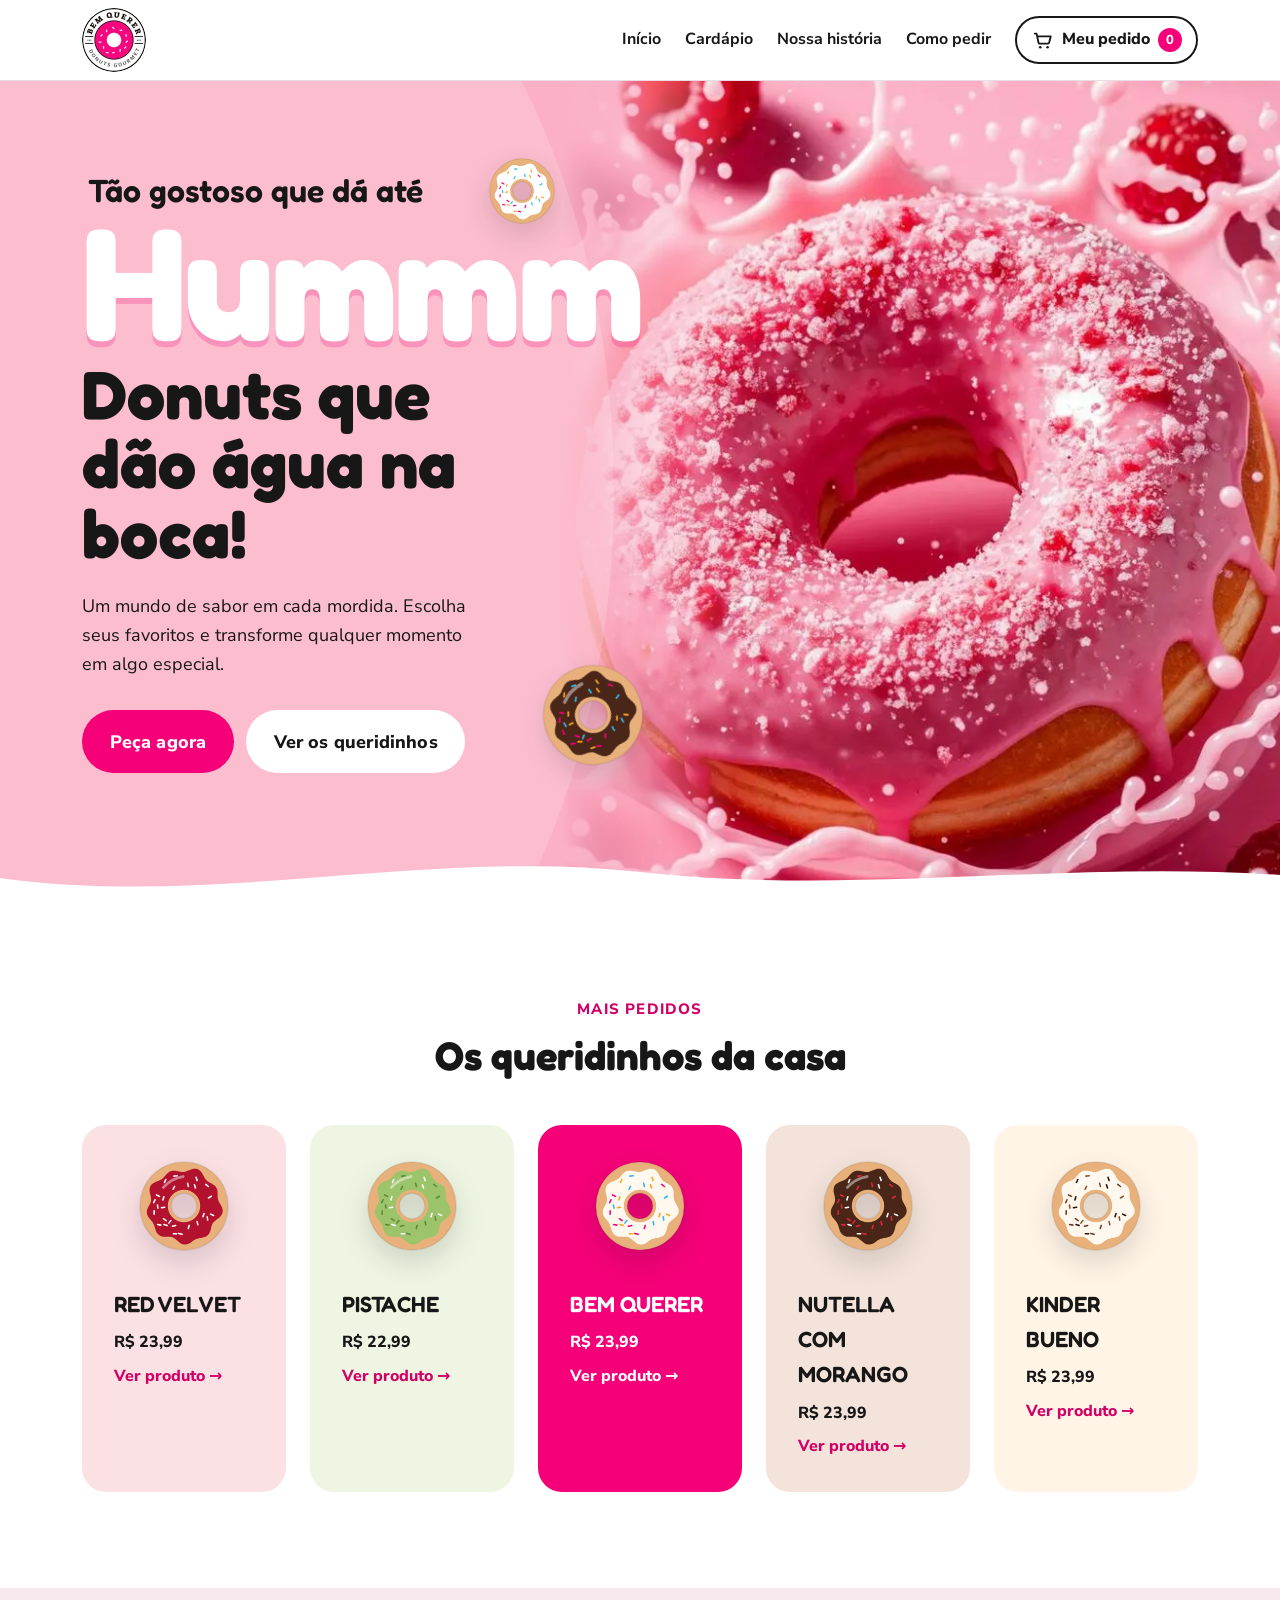
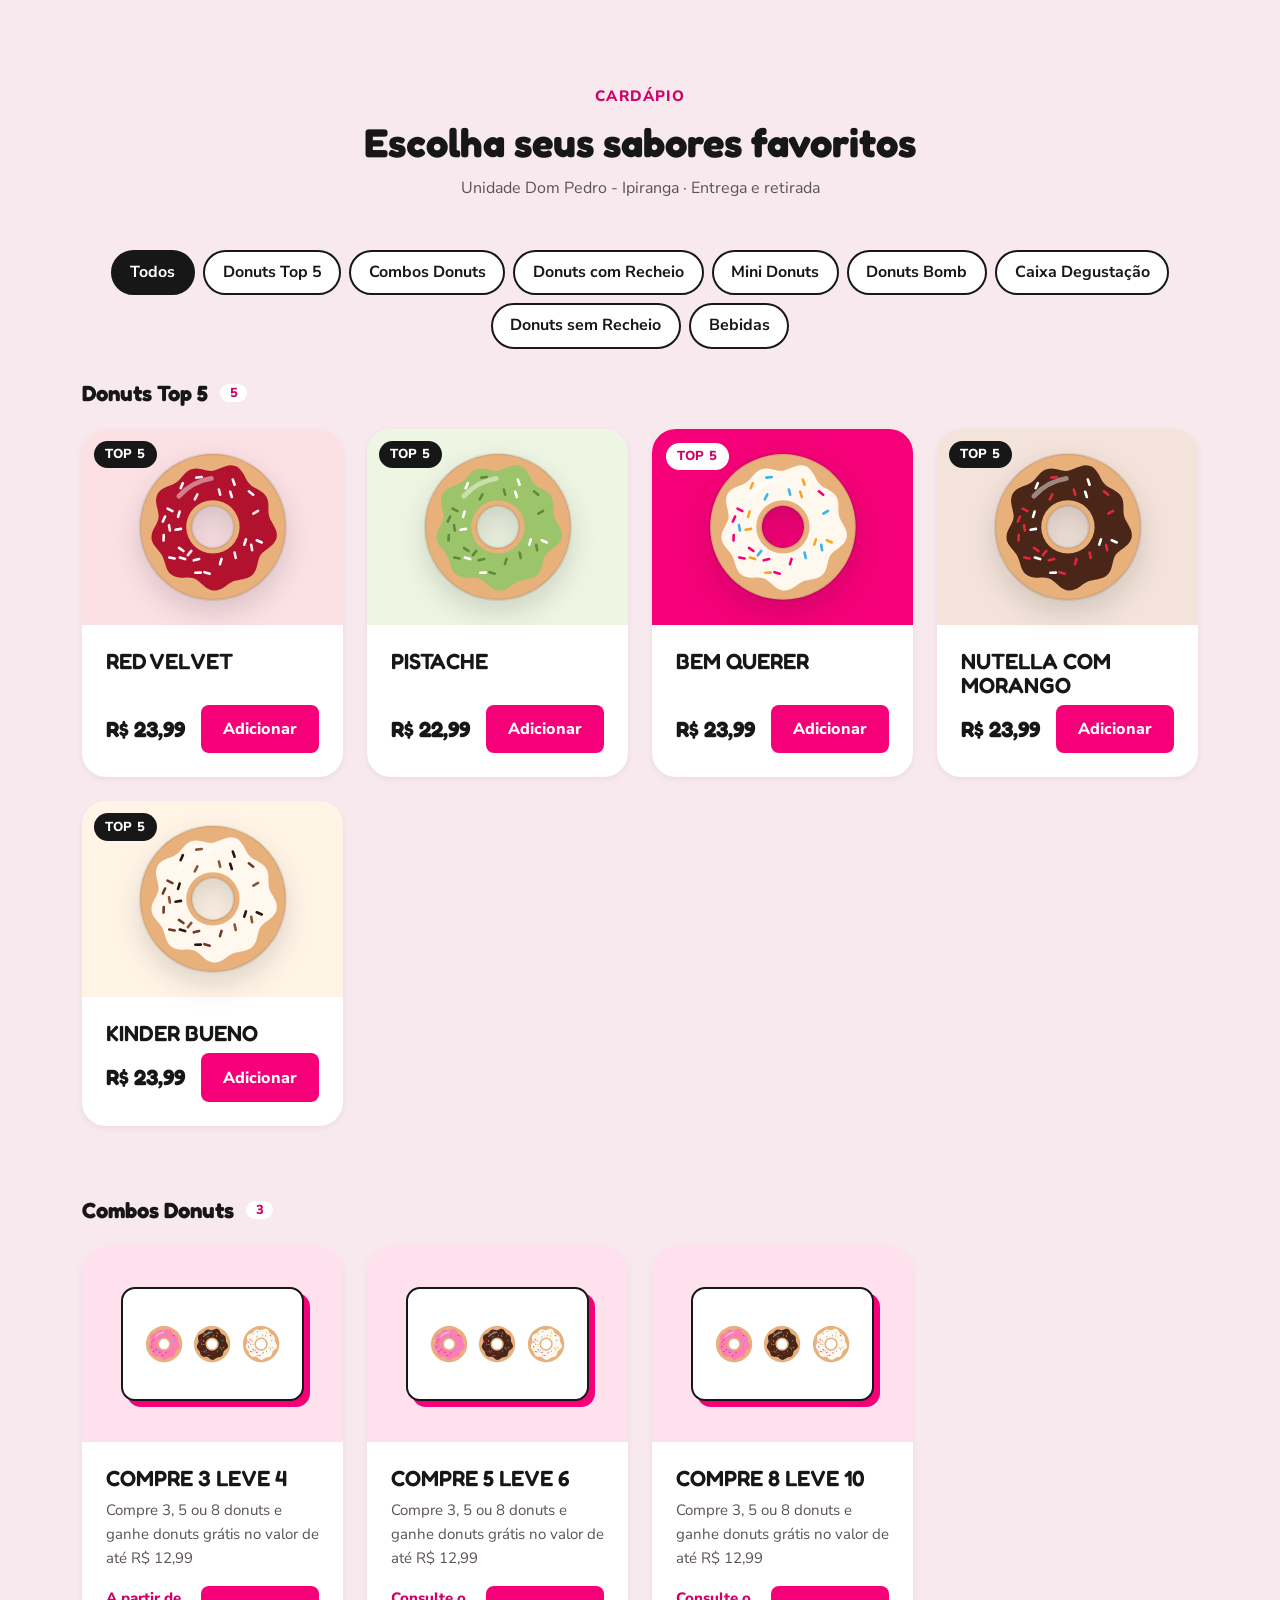
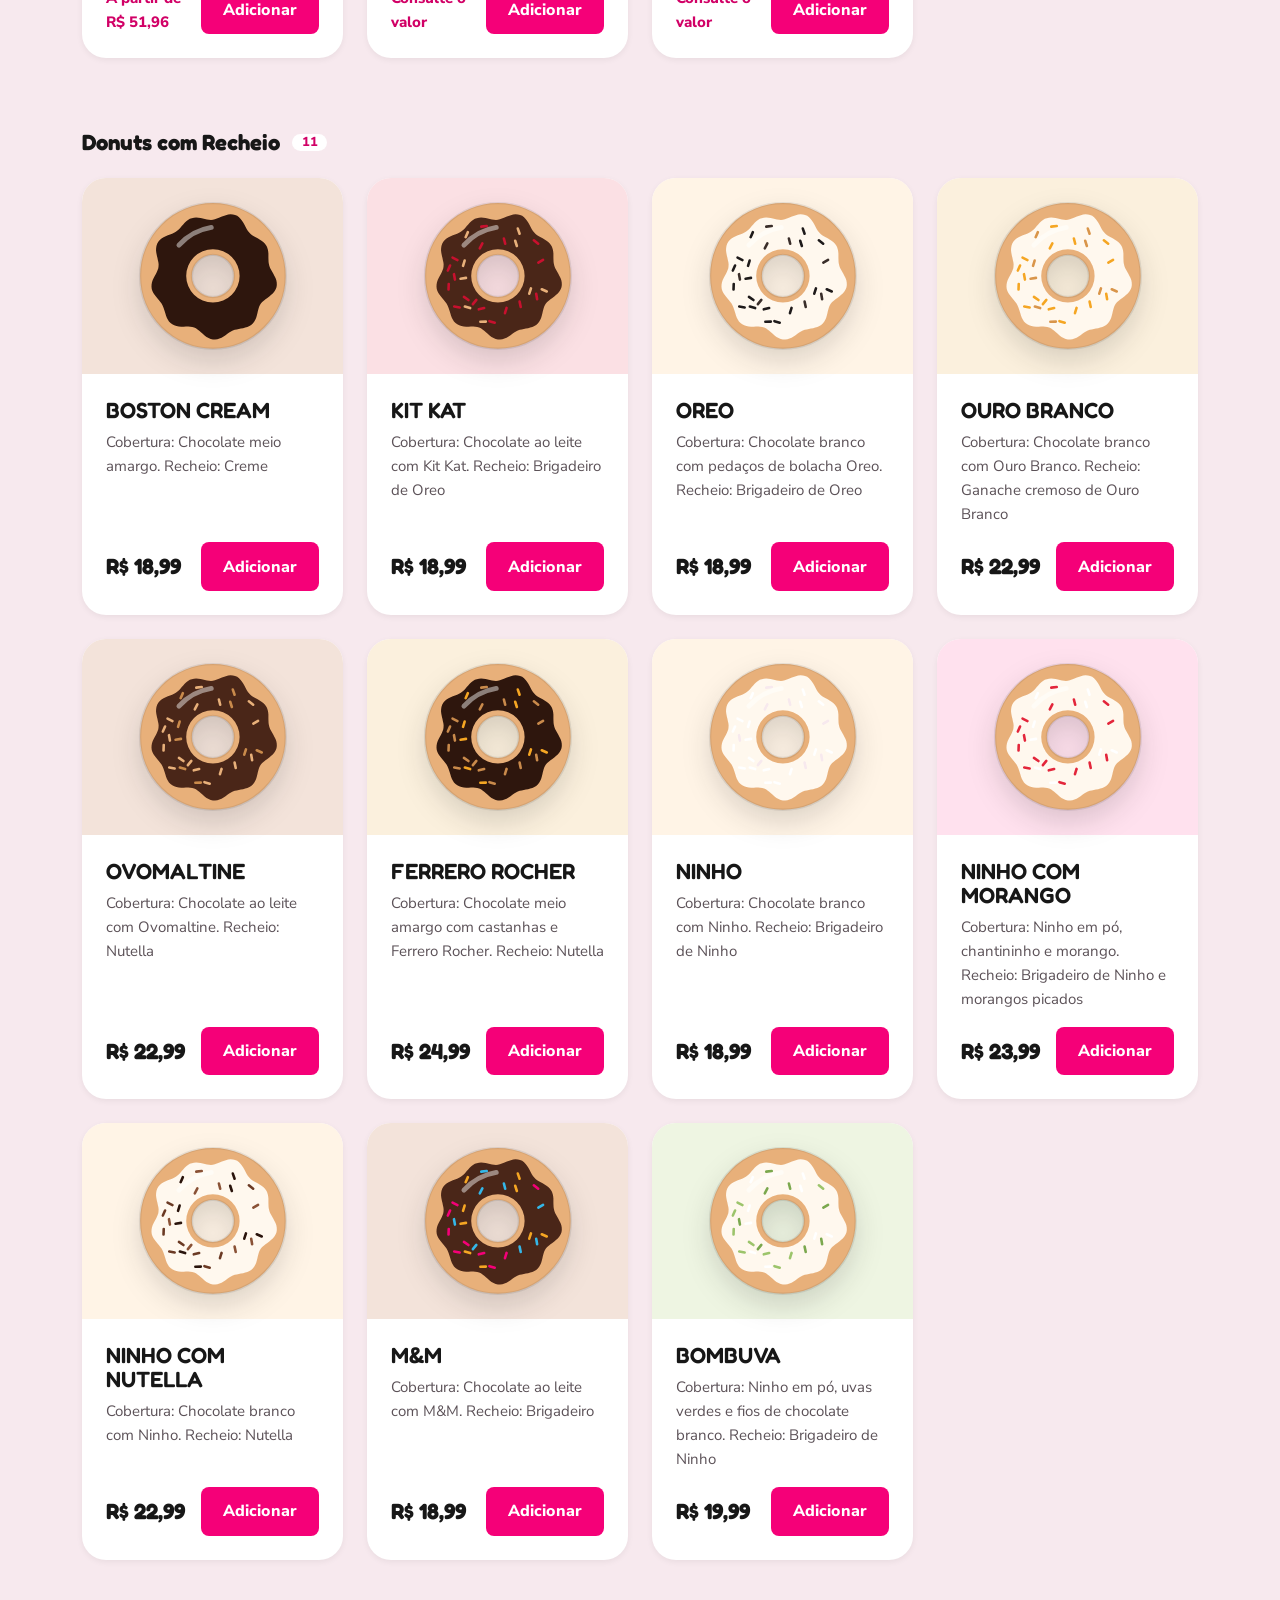
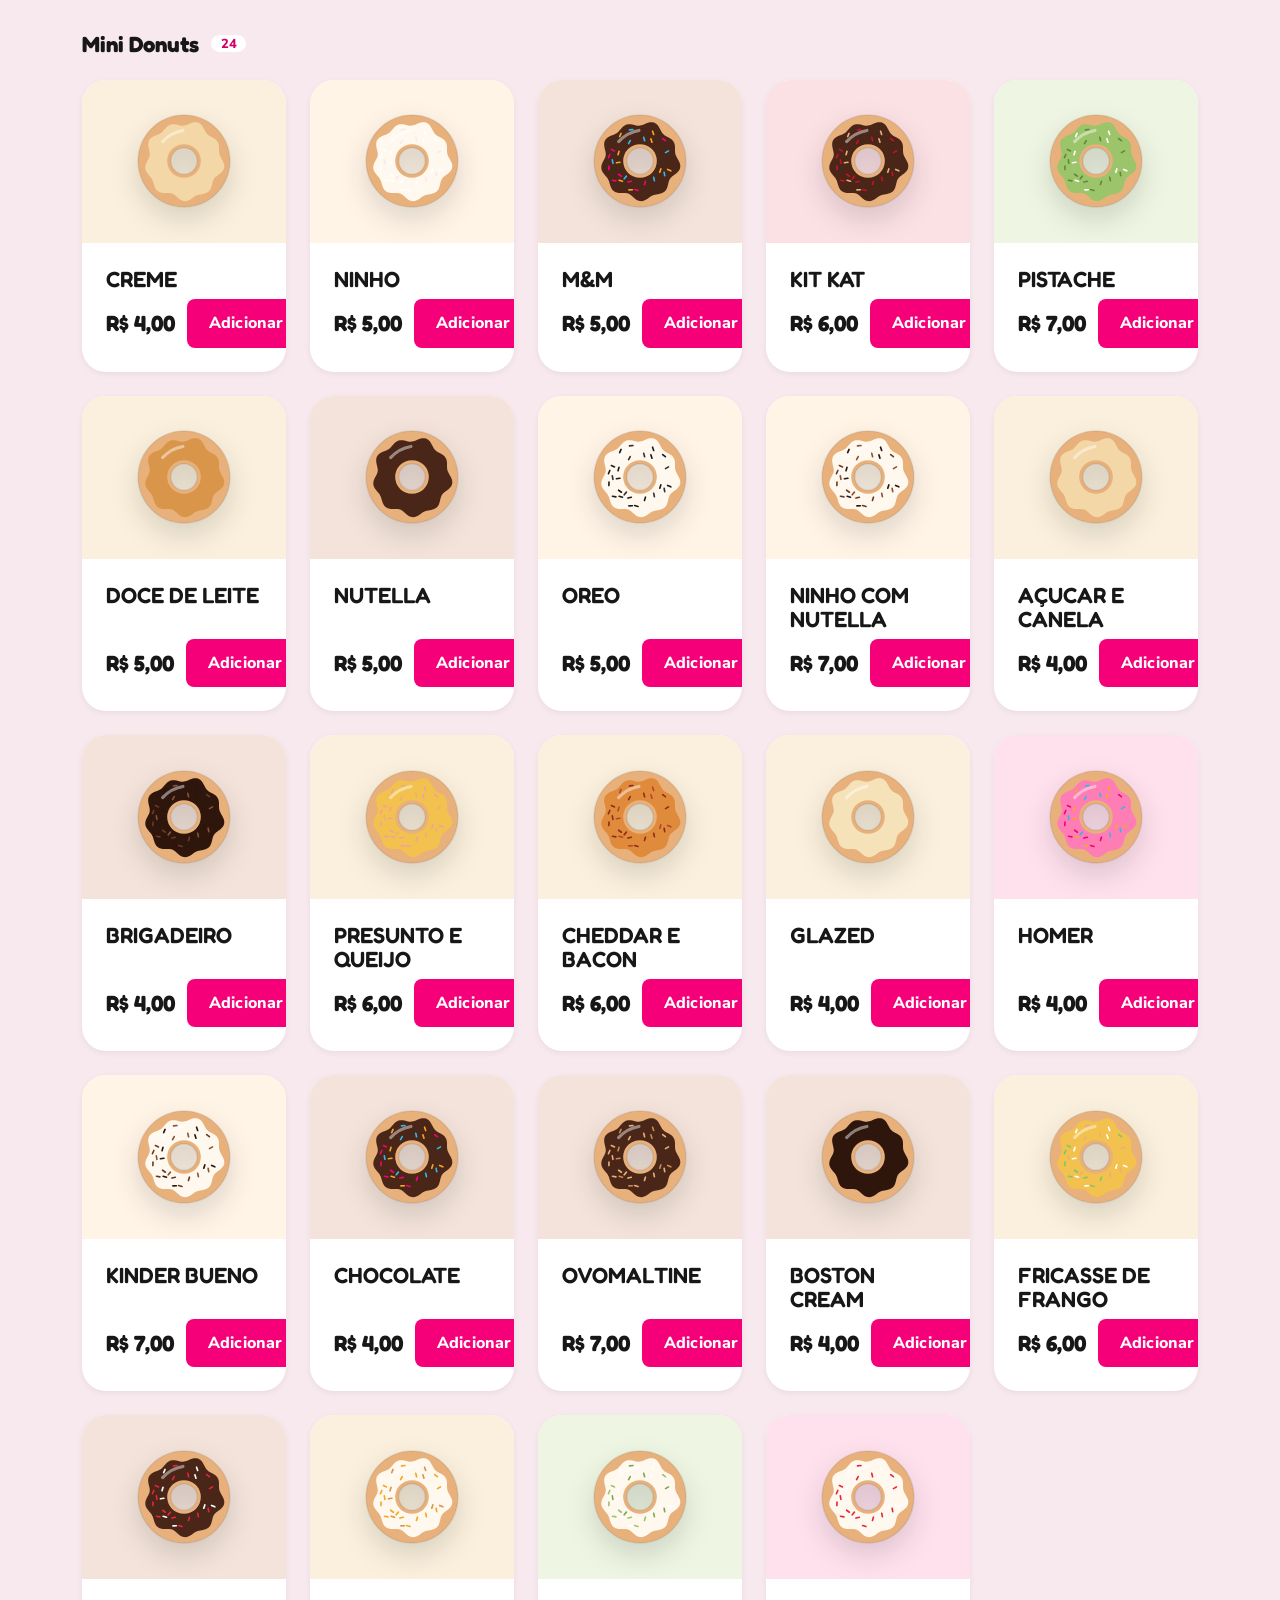
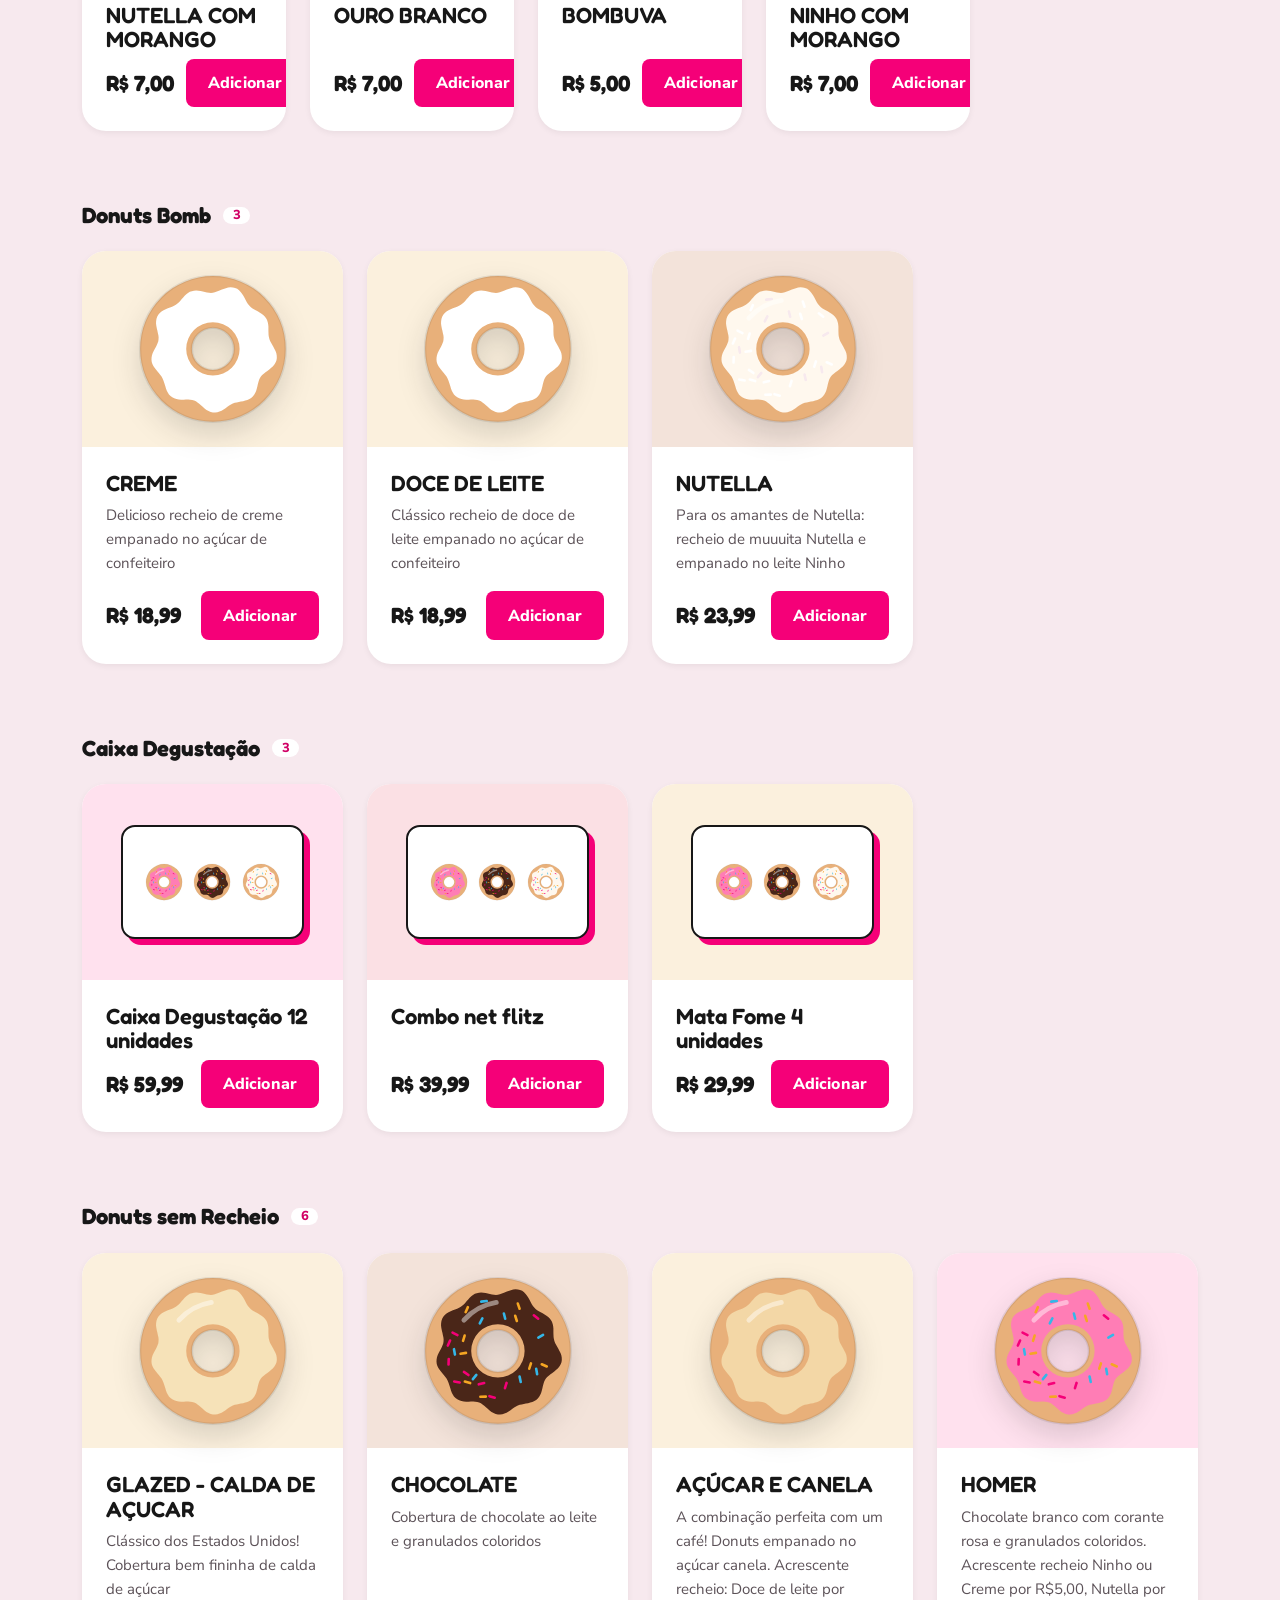
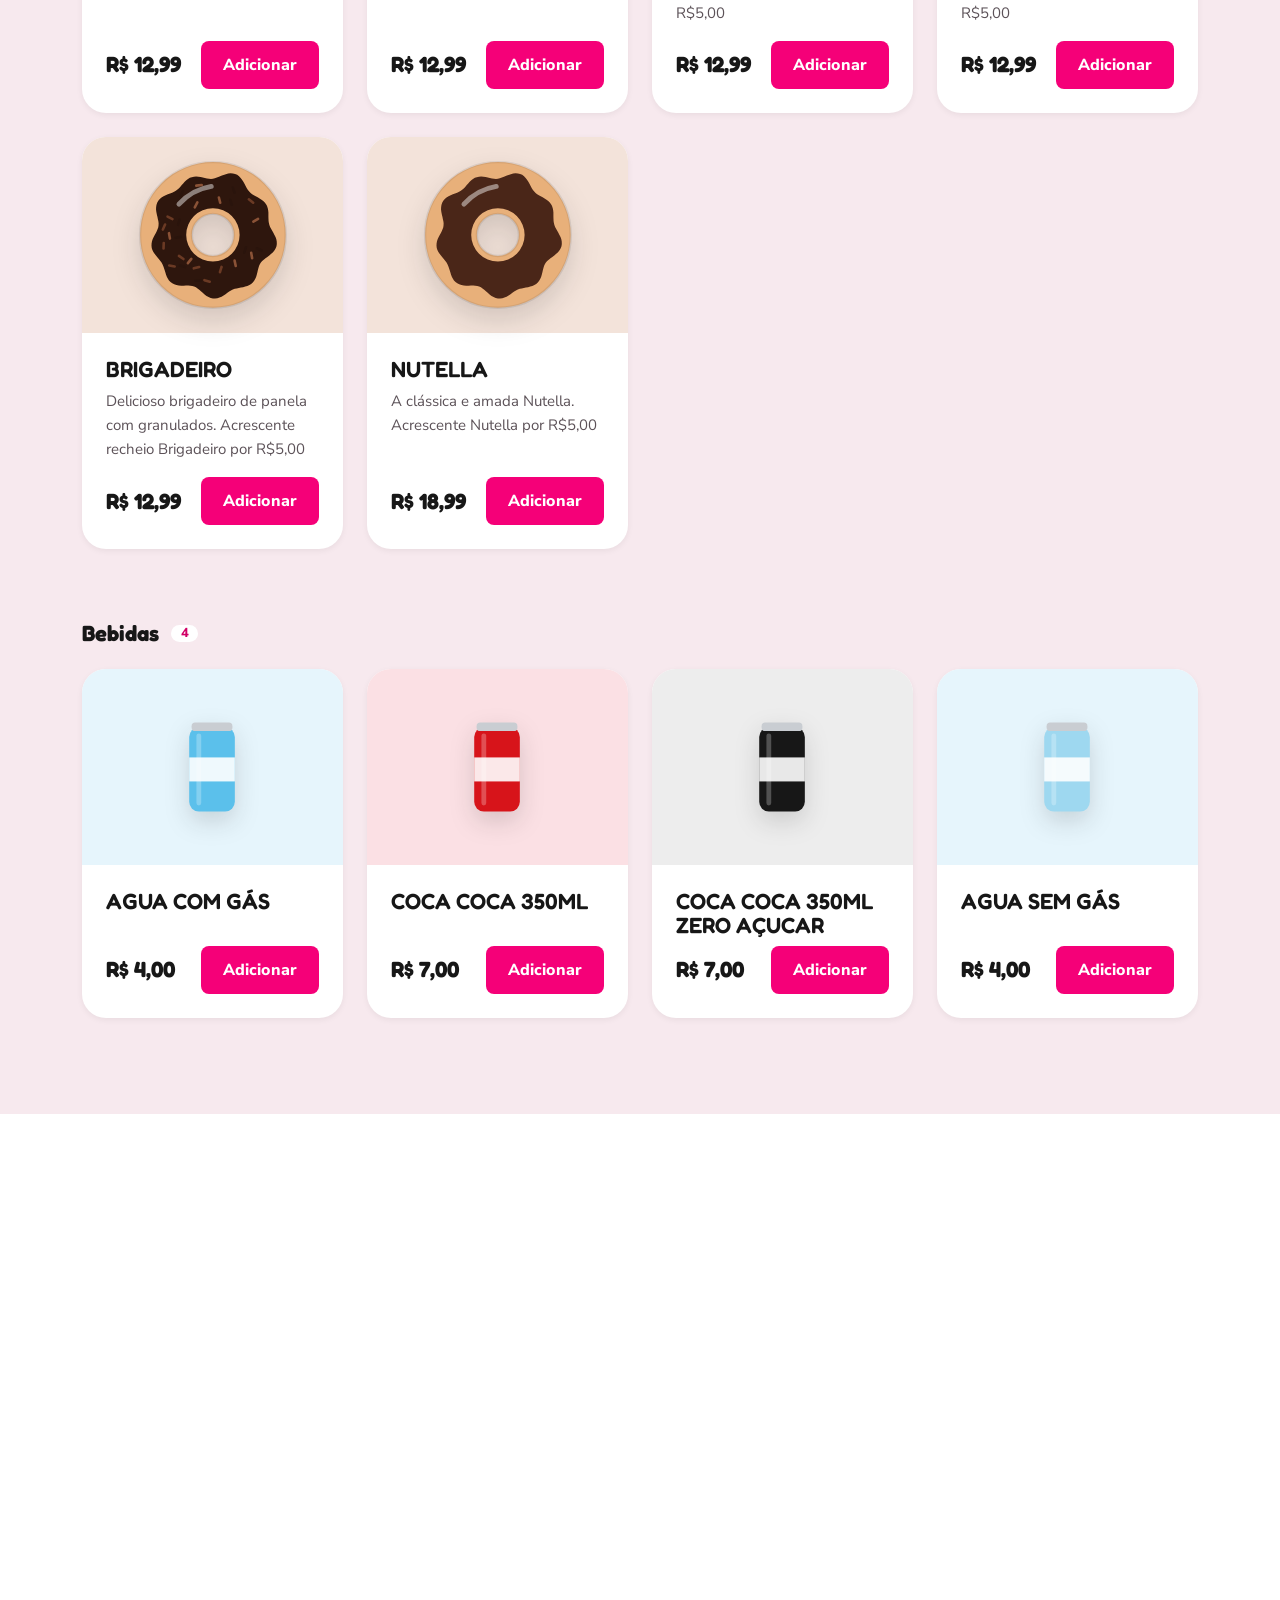
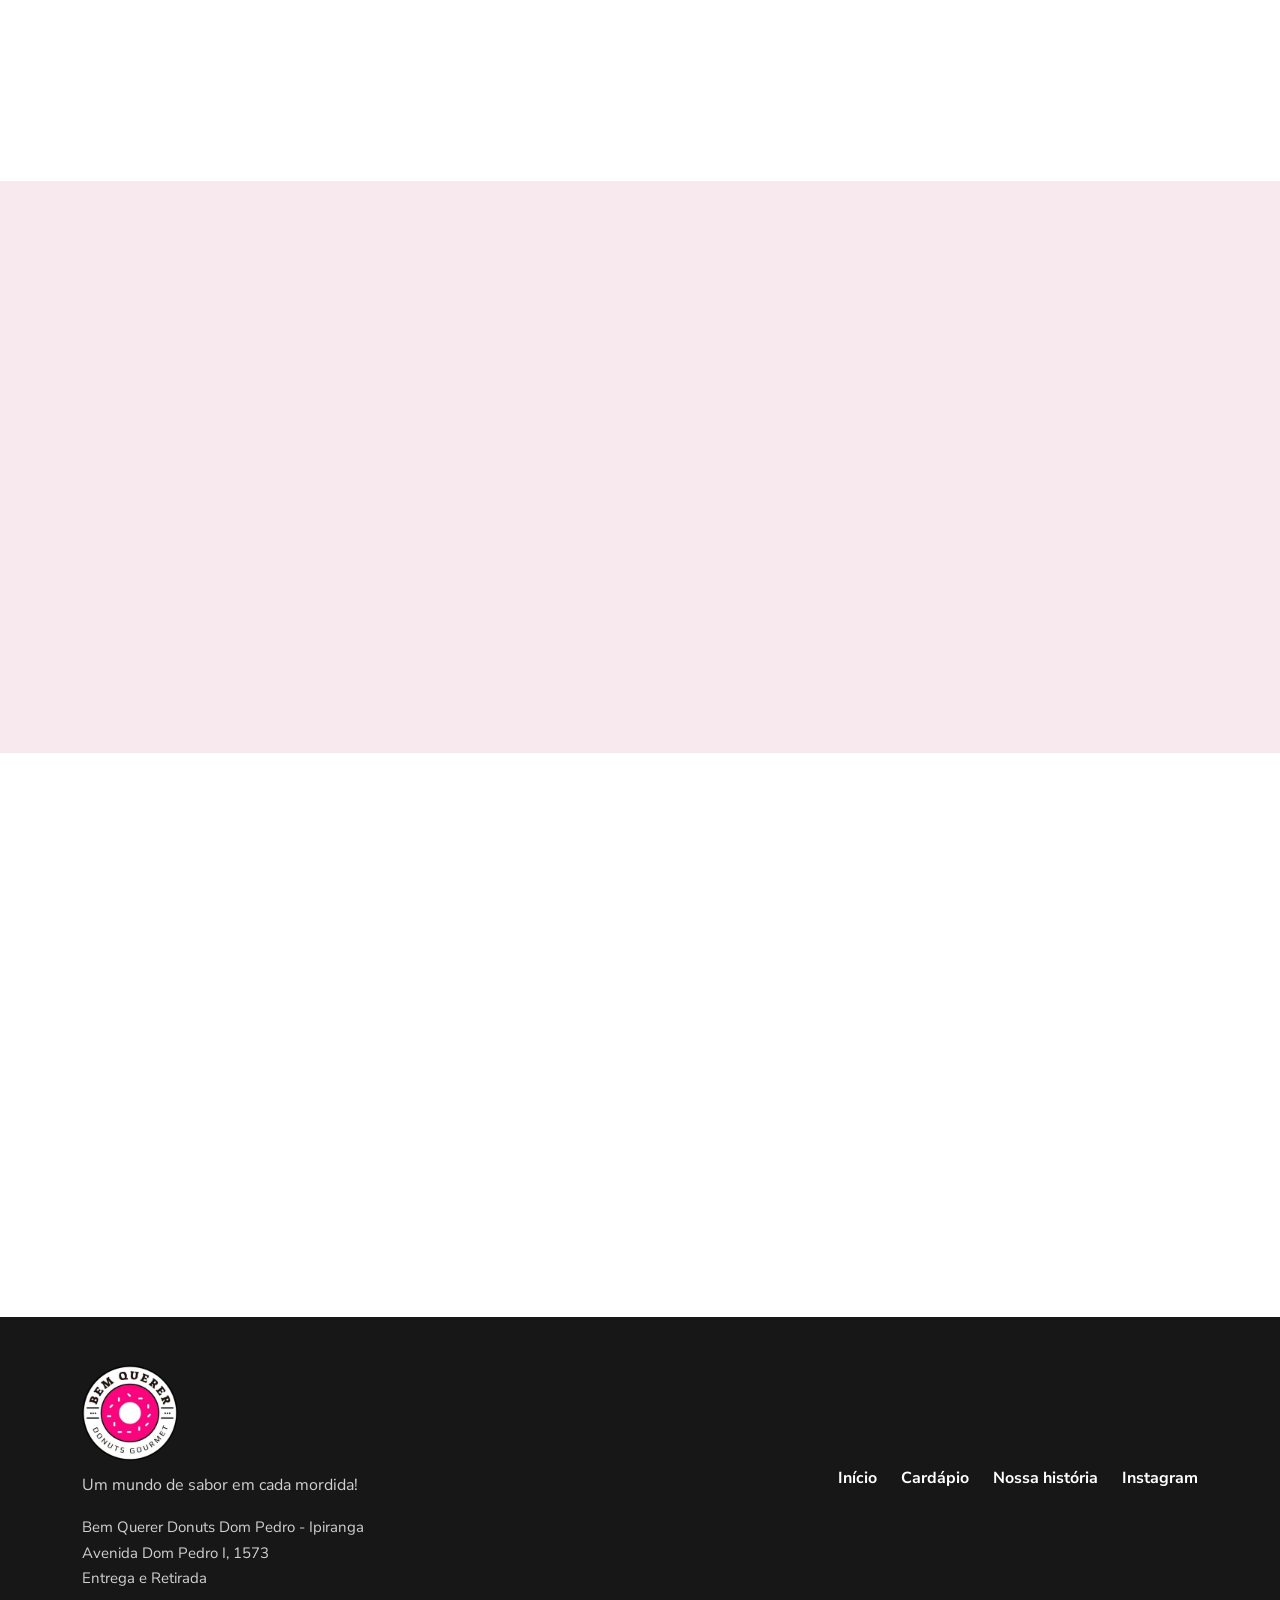
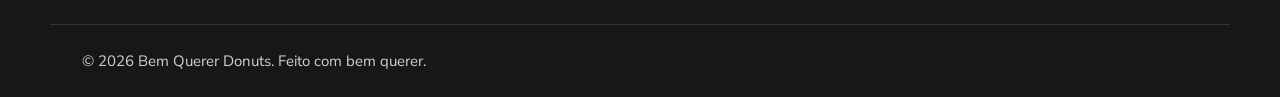
<file: bem-querer-donuts/index.html>
<!DOCTYPE html>
<html lang="pt-BR">
<head>
<meta charset="UTF-8">
<meta name="viewport" content="width=device-width, initial-scale=1.0">
<meta name="color-scheme" content="light">
<meta name="theme-color" content="#FBB0C6">
<meta name="description" content="Bem Querer Donuts — um mundo de sabor em cada mordida. Escolha seus sabores favoritos e peça pelo WhatsApp.">
<title>Bem Querer Donuts</title>
<link rel="icon" type="image/png" href="assets/favicon.png">
<link rel="apple-touch-icon" href="assets/apple-touch-icon.png">
<link rel="preload" as="image" type="image/webp" imagesrcset="assets/hero-donut-480.webp 480w, assets/hero-donut-736.webp 736w" imagesizes="(max-width: 960px) 100vw, 50vw">
<link rel="preconnect" href="https://fonts.googleapis.com">
<link rel="preconnect" href="https://fonts.gstatic.com" crossorigin>
<link rel="stylesheet" href="https://fonts.googleapis.com/css2?family=Fredoka:wght@500;600;700&family=Nunito+Sans:wght@400;600;700;800&display=swap">
<link rel="stylesheet" href="css/tokens.css">
<link rel="stylesheet" href="css/style.css">
</head>
<body>

<!-- Ilustração reutilizável de donut. As cores vêm das variáveis CSS
     --glaze, --dough, --s1, --s2, --s3 e --sprinkles de quem a usa.
     Substitua por <img> com fotos reais dos produtos quando tiver. -->
<svg width="0" height="0" style="position:absolute" aria-hidden="true" focusable="false">
  <defs>
    <symbol id="donut" viewBox="0 0 200 200">
      <path d="M190,100 A90,90 0 1 0 10,100 A90,90 0 1 0 190,100 Z M126,100 A26,26 0 1 1 74,100 A26,26 0 1 1 126,100 Z" fill-rule="evenodd" fill="var(--dough, #E8B07A)"/>
      <path d="M190,100 A90,90 0 1 0 10,100 A90,90 0 1 0 190,100 Z M126,100 A26,26 0 1 1 74,100 A26,26 0 1 1 126,100 Z" fill-rule="evenodd" fill="none" stroke="#000" stroke-opacity=".08" stroke-width="3"/>
      <path d="M176.1,100.0 L177.4,102.7 L178.4,105.5 L178.9,108.3 L179.0,111.1 L178.6,113.9 L177.6,116.5 L176.2,119.0 L174.3,121.3 L172.1,123.4 L169.7,125.4 L167.3,127.2 L165.0,128.9 L162.8,130.6 L160.9,132.4 L159.3,134.2 L158.0,136.2 L157.0,138.5 L156.3,140.9 L155.6,143.4 L155.0,146.2 L154.3,148.9 L153.5,151.6 L152.4,154.3 L151.0,156.7 L149.3,158.8 L147.3,160.6 L145.1,162.0 L142.6,163.1 L140.0,163.9 L137.3,164.6 L134.6,165.1 L132.0,165.5 L129.4,166.1 L127.0,166.7 L124.6,167.6 L122.3,168.8 L120.1,170.1 L117.9,171.6 L115.6,173.3 L113.2,174.8 L110.7,176.3 L108.1,177.5 L105.5,178.3 L102.7,178.7 L100.0,178.6 L97.3,178.0 L94.6,176.9 L92.1,175.4 L89.7,173.6 L87.4,171.6 L85.2,169.7 L83.1,167.8 L81.0,166.1 L79.0,164.7 L76.8,163.7 L74.5,163.1 L72.1,162.7 L69.5,162.6 L66.7,162.6 L63.8,162.7 L60.8,162.7 L57.8,162.5 L54.9,162.0 L52.2,161.1 L49.8,159.9 L47.6,158.2 L45.7,156.2 L44.2,153.9 L42.9,151.4 L41.9,148.7 L41.1,146.0 L40.3,143.4 L39.5,140.8 L38.6,138.4 L37.5,136.1 L36.3,133.9 L34.8,131.8 L33.1,129.8 L31.3,127.7 L29.6,125.6 L27.9,123.4 L26.4,121.1 L25.2,118.6 L24.4,116.1 L24.1,113.4 L24.2,110.7 L24.7,107.9 L25.6,105.2 L26.8,102.6 L28.1,100.0 L29.5,97.5 L30.7,95.2 L31.7,92.8 L32.5,90.5 L32.8,88.2 L32.9,85.7 L32.6,83.2 L32.0,80.5 L31.4,77.7 L30.7,74.8 L30.1,71.8 L29.7,68.7 L29.8,65.7 L30.2,62.9 L31.1,60.2 L32.5,57.8 L34.3,55.7 L36.5,53.9 L39.0,52.3 L41.6,51.0 L44.3,49.9 L47.0,48.8 L49.6,47.8 L52.0,46.7 L54.2,45.4 L56.2,43.9 L58.1,42.3 L59.8,40.4 L61.5,38.4 L63.3,36.4 L65.1,34.4 L67.1,32.5 L69.2,30.8 L71.5,29.5 L74.0,28.6 L76.6,28.0 L79.3,27.9 L82.1,28.0 L84.8,28.5 L87.5,29.1 L90.1,29.7 L92.7,30.3 L95.2,30.7 L97.6,30.8 L100.0,30.6 L102.4,30.1 L104.9,29.2 L107.5,28.2 L110.3,27.0 L113.1,25.9 L116.0,24.9 L118.9,24.2 L121.8,23.8 L124.7,24.0 L127.4,24.6 L130.0,25.8 L132.3,27.5 L134.3,29.6 L136.2,32.0 L137.8,34.6 L139.2,37.2 L140.6,39.8 L141.9,42.3 L143.3,44.5 L144.9,46.5 L146.6,48.2 L148.5,49.8 L150.6,51.1 L152.9,52.3 L155.3,53.6 L157.7,54.9 L160.1,56.4 L162.2,58.0 L164.1,59.9 L165.7,62.1 L166.9,64.4 L167.8,66.9 L168.3,69.6 L168.6,72.3 L168.6,75.0 L168.6,77.7 L168.7,80.3 L168.8,82.8 L169.2,85.3 L169.8,87.7 L170.7,90.1 L171.9,92.4 L173.3,94.9 L174.7,97.4 Z M133.0,100.0 A33,33 0 1 1 67.0,100.0 A33,33 0 1 1 133.0,100.0 Z" fill-rule="evenodd" fill="var(--glaze, #F50078)"/>
      <path d="M58,62 Q74,44 98,40" fill="none" stroke="#fff" stroke-opacity=".45" stroke-width="6" stroke-linecap="round"/>
      <g style="opacity: var(--sprinkles, 1)"><rect x="74.7" y="138.9" width="10" height="3.2" rx="1.6" fill="var(--s1)" transform="rotate(166 79.7 140.5)"/><rect x="152.3" y="116.3" width="10" height="3.2" rx="1.6" fill="var(--s2)" transform="rotate(24 157.3 117.9)"/><rect x="66.2" y="130.7" width="10" height="3.2" rx="1.6" fill="var(--s3)" transform="rotate(129 71.2 132.3)"/><rect x="104.7" y="141.2" width="10" height="3.2" rx="1.6" fill="var(--s1)" transform="rotate(107 109.7 142.8)"/><rect x="134.8" y="117.1" width="10" height="3.2" rx="1.6" fill="var(--s2)" transform="rotate(108 139.8 118.7)"/><rect x="147.9" y="80.3" width="10" height="3.2" rx="1.6" fill="var(--s3)" transform="rotate(149 152.9 81.9)"/><rect x="44.4" y="136.8" width="10" height="3.2" rx="1.6" fill="var(--s1)" transform="rotate(11 49.4 138.4)"/><rect x="52.9" y="82.7" width="10" height="3.2" rx="1.6" fill="var(--s2)" transform="rotate(107 57.9 84.3)"/><rect x="122.5" y="133.5" width="10" height="3.2" rx="1.6" fill="var(--s3)" transform="rotate(78 127.5 135.1)"/><rect x="42.0" y="77.3" width="10" height="3.2" rx="1.6" fill="var(--s1)" transform="rotate(26 47.0 78.9)"/><rect x="57.4" y="137.2" width="10" height="3.2" rx="1.6" fill="var(--s2)" transform="rotate(16 62.4 138.8)"/><rect x="41.3" y="99.6" width="10" height="3.2" rx="1.6" fill="var(--s3)" transform="rotate(80 46.3 101.2)"/><rect x="34.1" y="111.8" width="10" height="3.2" rx="1.6" fill="var(--s1)" transform="rotate(92 39.1 113.4)"/><rect x="76.7" y="155.0" width="10" height="3.2" rx="1.6" fill="var(--s2)" transform="rotate(178 81.7 156.6)"/><rect x="103.2" y="55.4" width="10" height="3.2" rx="1.6" fill="var(--s3)" transform="rotate(76 108.2 57.0)"/><rect x="34.5" y="88.7" width="10" height="3.2" rx="1.6" fill="var(--s1)" transform="rotate(114 39.5 90.3)"/><rect x="52.2" y="101.4" width="10" height="3.2" rx="1.6" fill="var(--s2)" transform="rotate(171 57.2 103.0)"/><rect x="142.9" y="123.8" width="10" height="3.2" rx="1.6" fill="var(--s3)" transform="rotate(80 147.9 125.4)"/><rect x="87.8" y="155.3" width="10" height="3.2" rx="1.6" fill="var(--s1)" transform="rotate(16 92.8 156.9)"/><rect x="56.5" y="47.4" width="10" height="3.2" rx="1.6" fill="var(--s2)" transform="rotate(114 61.5 49.0)"/><rect x="74.2" y="61.3" width="10" height="3.2" rx="1.6" fill="var(--s3)" transform="rotate(118 79.2 62.9)"/><rect x="55.8" y="126.3" width="10" height="3.2" rx="1.6" fill="var(--s1)" transform="rotate(35 60.8 127.9)"/><rect x="120.7" y="43.1" width="10" height="3.2" rx="1.6" fill="var(--s2)" transform="rotate(71 125.7 44.7)"/><rect x="77.8" y="37.1" width="10" height="3.2" rx="1.6" fill="var(--s3)" transform="rotate(174 82.8 38.7)"/><rect x="142.1" y="56.5" width="10" height="3.2" rx="1.6" fill="var(--s1)" transform="rotate(38 147.1 58.1)"/><rect x="117.4" y="58.2" width="10" height="3.2" rx="1.6" fill="var(--s2)" transform="rotate(72 122.4 59.8)"/></g>
    </symbol>
    <symbol id="drink" viewBox="0 0 200 200">
      <rect x="62" y="34" width="76" height="140" rx="16" fill="var(--can, #D7141A)"/>
      <rect x="66" y="26" width="68" height="14" rx="6" fill="#C9CDD2"/>
      <rect x="62" y="84" width="76" height="40" fill="#fff" fill-opacity=".9"/>
      <rect x="74" y="44" width="8" height="120" rx="4" fill="#fff" fill-opacity=".25"/>
    </symbol>
  </defs>
</svg>

<a class="skip-link" href="#conteudo">Pular para o conteúdo</a>

<header class="site-header">
  <div class="container header-inner">
    <a href="#inicio" class="logo" aria-label="Bem Querer Donuts — início">
      <img class="logo-img" src="assets/logo-128.webp" srcset="assets/logo-128.webp 1x, assets/logo-256.webp 2x" width="64" height="64" alt="Bem Querer Donuts Gourmet">
    </a>

    <nav class="site-nav" id="menu" aria-label="Principal" data-menu>
      <a href="#inicio">Início</a>
      <a href="#cardapio">Cardápio</a>
      <a href="#historia">Nossa história</a>
      <a href="#como-pedir">Como pedir</a>
    </nav>

    <button class="cart-button" type="button" data-open-cart aria-label="Abrir pedido">
      <svg viewBox="0 0 24 24" width="22" height="22" aria-hidden="true"><path d="M3 5h2l2.2 10.2a1 1 0 0 0 1 .8h9.4a1 1 0 0 0 1-.8L20.5 8H6.2" fill="none" stroke="currentColor" stroke-width="2" stroke-linecap="round" stroke-linejoin="round"/><circle cx="9" cy="20" r="1.4" fill="currentColor"/><circle cx="17" cy="20" r="1.4" fill="currentColor"/></svg>
      <span class="cart-button-label">Meu pedido</span>
      <span class="cart-count" data-cart-count>0</span>
    </button>

    <button class="menu-toggle" type="button" aria-controls="menu" aria-expanded="false" aria-label="Abrir menu" data-menu-toggle>
      <span></span><span></span><span></span>
    </button>
  </div>
</header>

<main id="conteudo">

  <!-- HERO -->
  <section class="hero" id="inicio">
    <!-- TROCAR: foto de referência; substitua por uma foto própria da loja. -->
    <picture class="hero-photo">
      <source type="image/webp" srcset="assets/hero-donut-480.webp 480w, assets/hero-donut-736.webp 736w" sizes="(max-width: 960px) 100vw, 50vw">
      <img src="assets/hero-donut.jpg" width="736" height="1288" alt="Donut com cobertura rosa de framboesa e açúcar cristal" fetchpriority="high" decoding="async">
    </picture>

    <div class="hero-blob" aria-hidden="true"></div>

    <div class="container hero-inner">
      <div class="hero-text">
        <p class="hero-kicker">Tão gostoso que dá até</p>
        <p class="hero-yum" aria-hidden="true">Hummm</p>
        <h1 class="hero-title">Donuts que dão água na boca!</h1>
        <p class="hero-lead">Um mundo de sabor em cada mordida. Escolha seus favoritos e transforme qualquer momento em algo especial.</p>
        <div class="hero-actions">
          <a href="#cardapio" class="btn btn-primary btn-lg btn-pill">Peça agora</a>
          <a href="#queridinhos" class="btn btn-light btn-lg btn-pill">Ver os queridinhos</a>
        </div>
      </div>
    </div>

    <svg class="donut hero-float hero-float--a" aria-hidden="true" style="--glaze:#4A2618"><use href="#donut"/></svg>
    <svg class="donut hero-float hero-float--b" aria-hidden="true" style="--glaze:#FFFFFF;--s1:#F50078;--s2:#F5A623;--s3:#34B7E8"><use href="#donut"/></svg>

    <svg class="hero-wave" viewBox="0 0 1440 80" preserveAspectRatio="none" aria-hidden="true"><path d="M0,48 C240,88 480,8 720,40 C960,72 1200,24 1440,44 L1440,80 L0,80 Z" fill="currentColor"/></svg>
  </section>

  <!-- QUERIDINHOS -->
  <section class="section" id="queridinhos">
    <div class="container">
      <header class="section-head">
        <p class="eyebrow">Mais pedidos</p>
        <h2 class="section-title">Os queridinhos da casa</h2>
      </header>

      <div class="featured-grid" data-featured></div>
    </div>
  </section>

  <!-- CARDÁPIO -->
  <section class="section section--alt" id="cardapio">
    <div class="container">
      <header class="section-head">
        <p class="eyebrow">Cardápio</p>
        <h2 class="section-title">Escolha seus sabores favoritos</h2>
        <p class="section-lead">Unidade Dom Pedro - Ipiranga · Entrega e retirada</p>
      </header>

      <div class="filters" role="group" aria-label="Filtrar cardápio" data-filters></div>

      <!-- Os produtos são gerados a partir de js/catalog.js -->
      <div class="menu-groups" data-products></div>
    </div>
  </section>

  <!-- OFERTA -->
  <section class="section" id="oferta">
    <div class="container">
      <div class="promo product-card" data-id="caixa-degustacao-12" data-name="Caixa Degustação 12 unidades" data-price="59.99" data-category="caixa">
        <div class="promo-text">
          <span class="tag tag--gold">Caixa Degustação</span>
          <h2 class="promo-title">Caixa Degustação 12 unidades</h2>
          <p>Perfeita para presentear, dividir ou guardar só pra você.</p>
          <p class="promo-price"><span class="price price--lg">R$ 59,99</span></p>
          <button class="btn btn-primary btn-lg btn-add" type="button">Quero a caixa</button>
        </div>
        <div class="promo-box" aria-hidden="true">
          <div class="box-lid"></div>
          <div class="box-grid">
            <svg class="donut" style="--glaze:#FF7DB5"><use href="#donut"/></svg>
            <svg class="donut" style="--glaze:#4A2618"><use href="#donut"/></svg>
            <svg class="donut" style="--glaze:#FFFFFF;--s1:#F50078;--s2:#F5A623;--s3:#34B7E8"><use href="#donut"/></svg>
            <svg class="donut" style="--glaze:#D9954A;--sprinkles:0"><use href="#donut"/></svg>
            <svg class="donut" style="--glaze:#B3122E;--s1:#fff;--s2:#fff;--s3:#fff"><use href="#donut"/></svg>
            <svg class="donut" style="--glaze:#F50078"><use href="#donut"/></svg>
          </div>
        </div>
      </div>
    </div>
  </section>

  <!-- HISTÓRIA -->
  <!-- TROCAR: texto de exemplo — substitua pela história real da marca e por fotos reais. -->
  <section class="section section--alt" id="historia">
    <div class="container story">
      <div class="story-art" aria-hidden="true">
        <div class="story-ring"></div>
        <svg class="donut" style="--glaze:#F50078"><use href="#donut"/></svg>
      </div>
      <div class="story-text">
        <p class="eyebrow">Nossa história</p>
        <h2 class="section-title">Feito com muito bem querer</h2>
        <p>A Bem Querer nasceu de uma ideia simples: transformar um docinho em um momento de carinho. Cada donut é preparado com massa fofinha, coberturas generosas e aquele capricho que a gente só tem com quem quer bem.</p>
        <p>Seja para adoçar o dia, comemorar com os amigos ou presentear alguém especial, tem sempre um sabor esperando por você.</p>
        <a href="#cardapio" class="btn btn-primary">Conheça o cardápio</a>
      </div>
    </div>
  </section>

  <!-- COMO PEDIR -->
  <section class="section" id="como-pedir">
    <div class="container">
      <header class="section-head">
        <p class="eyebrow">É rapidinho</p>
        <h2 class="section-title">Como pedir</h2>
      </header>
      <ol class="steps">
        <li class="step">
          <span class="step-num">1</span>
          <h3>Escolha seus sabores</h3>
          <p>Navegue pelo cardápio e adicione seus favoritos ao pedido.</p>
        </li>
        <li class="step">
          <span class="step-num">2</span>
          <h3>Confira o pedido</h3>
          <p>Ajuste as quantidades e veja o total na hora.</p>
        </li>
        <li class="step">
          <span class="step-num">3</span>
          <h3>Finalize no WhatsApp</h3>
          <p>Enviamos a lista pronta para você combinar entrega ou retirada na Av. Dom Pedro I, 1573.</p>
        </li>
      </ol>
    </div>
  </section>

</main>

<footer class="site-footer">
  <div class="container footer-inner">
    <div class="footer-brand">
      <img class="footer-logo" src="assets/logo-256.webp" width="96" height="96" alt="Bem Querer Donuts Gourmet" loading="lazy">
      <p>Um mundo de sabor em cada mordida!</p>
      <address class="footer-address">
        Bem Querer Donuts Dom Pedro - Ipiranga<br>
        Avenida Dom Pedro I, 1573<br>
        Entrega e Retirada
      </address>
    </div>
    <nav class="footer-nav" aria-label="Rodapé">
      <a href="#inicio">Início</a>
      <a href="#cardapio">Cardápio</a>
      <a href="#historia">Nossa história</a>
      <!-- TROCAR: link real do Instagram -->
      <a href="#" rel="noopener">Instagram</a>
    </nav>
  </div>
  <p class="container footer-copy">© <span data-year></span> Bem Querer Donuts. Feito com bem querer.</p>
</footer>

<!-- Barra fixa de pedido (mobile) -->
<div class="order-bar" data-order-bar hidden>
  <button class="btn btn-primary order-bar-btn" type="button" data-open-cart>
    <span>Ver pedido (<span data-cart-count>0</span>)</span>
    <strong data-cart-total>R$ 0,00</strong>
  </button>
</div>

<!-- Pedido / carrinho -->
<div class="drawer-overlay" data-close-cart hidden></div>
<aside class="drawer" id="cart" role="dialog" aria-modal="true" aria-labelledby="cart-title" aria-hidden="true" tabindex="-1">
  <div class="drawer-head">
    <h2 id="cart-title">Seu pedido</h2>
    <button class="icon-btn" type="button" data-close-cart aria-label="Fechar pedido">&times;</button>
  </div>
  <div class="drawer-items" data-cart-items></div>
  <div class="drawer-foot">
    <div class="drawer-total"><span>Total</span><strong data-cart-total>R$ 0,00</strong></div>
    <button class="btn btn-primary btn-lg btn-block" type="button" data-checkout>Finalizar no WhatsApp</button>
  </div>
</aside>

<div class="toast" role="status" aria-live="polite" data-toast></div>

<script src="js/catalog.js"></script>
<script src="js/main.js"></script>
</body>
</html>
</file>
<file: bem-querer-donuts/css/tokens.css>
/* ==========================================================
   Bem Querer Donuts — Design tokens
   Fonte única da identidade visual. Altere aqui, nunca nos
   componentes. Cores aproximadas a partir das imagens da marca.
   ========================================================== */

:root {
  /* ---- Paleta da marca ---- */
  --color-pink:        #F50078; /* Rosa vibrante — cor principal (botões, destaques) */
  --color-pink-strong: #D10066; /* Rosa escuro — hover e textos rosa pequenos (contraste AA) */
  --color-pink-light:  #F7E9EE; /* Rosa-claro — fundos secundários e seções alternadas */
  --color-white:       #FFFFFF; /* Branco — fundo principal */
  --color-ink:         #171717; /* Preto carvão — textos, títulos, contornos */
  --color-gold:        #F5A623; /* Amarelo-dourado — apoio, usar com moderação */

  /* ---- Papéis semânticos ---- */
  --bg:            var(--color-white);
  --bg-alt:        var(--color-pink-light);
  --text:          var(--color-ink);
  --text-muted:    #5C5258;
  --accent:        var(--color-pink);
  --accent-hover:  var(--color-pink-strong);
  --on-accent:     var(--color-white);
  --border:        #EADDE3;
  --hero-bg:       #FBB0C6; /* rosa da foto do hero, para a imagem se fundir ao fundo */
  --outline:       var(--color-ink);

  /* ---- Cores de confeitos (elementos decorativos) ---- */
  --sprinkle-1: var(--color-pink);
  --sprinkle-2: var(--color-gold);
  --sprinkle-3: #34B7E8;
  --sprinkle-4: #7BC86C;

  /* ---- Tipografia ---- */
  --font-display: "Fredoka", "Bree Serif", system-ui, sans-serif;  /* títulos e destaques */
  --font-body:    "Nunito Sans", "Poppins", system-ui, sans-serif; /* textos, menus e botões */

  --fs-xs:   0.8125rem;
  --fs-sm:   0.9375rem;
  --fs-base: 1rem;
  --fs-md:   1.125rem;
  --fs-lg:   1.375rem;
  --fs-xl:   clamp(1.75rem, 1.3rem + 2vw, 2.5rem);
  --fs-hero: clamp(2.5rem, 1.6rem + 4.5vw, 4.5rem);

  --fw-regular: 400;
  --fw-semibold: 600;
  --fw-bold: 700;
  --lh-tight: 1.1;
  --lh-body: 1.6;

  /* ---- Espaçamento (escala de 4px) ---- */
  --space-1: 0.25rem;
  --space-2: 0.5rem;
  --space-3: 0.75rem;
  --space-4: 1rem;
  --space-5: 1.5rem;
  --space-6: 2rem;
  --space-7: 3rem;
  --space-8: 4.5rem;
  --space-9: 6rem;

  /* ---- Formas ---- */
  --radius-sm:   8px;   /* botões: cantos levemente arredondados */
  --radius-md:   14px;
  --radius-lg:   24px;  /* cards */
  --radius-pill: 999px; /* chips e selos */
  --radius-round: 50%;  /* formas circulares inspiradas no donut */
  --border-width: 2px;  /* contornos escuros inspirados na logo */

  /* ---- Sombras ---- */
  --shadow-sm: 0 2px 6px rgb(23 23 23 / 0.06);
  --shadow-md: 0 10px 30px rgb(23 23 23 / 0.08);
  --shadow-pink: 0 10px 24px rgb(245 0 120 / 0.28);

  /* ---- Movimento: suave, sem exageros ---- */
  --ease: cubic-bezier(0.22, 1, 0.36, 1);
  --duration-fast: 150ms;
  --duration: 250ms;
  --duration-slow: 400ms;

  /* ---- Layout ---- */
  --container: 1180px;
  --gutter: clamp(1rem, 4vw, 2rem);
  --header-h: 80px;
}

@media (prefers-reduced-motion: reduce) {
  :root {
    --duration-fast: 0ms;
    --duration: 0ms;
    --duration-slow: 0ms;
  }
}
</file>
<file: bem-querer-donuts/css/style.css>
/* ==========================================================
   Bem Querer Donuts — estilos
   Todas as cores, fontes e medidas vêm de tokens.css.
   ========================================================== */

*, *::before, *::after { box-sizing: border-box; }

html { scroll-behavior: smooth; scroll-padding-top: calc(var(--header-h) + var(--space-4)); }
@media (prefers-reduced-motion: reduce) { html { scroll-behavior: auto; } }

body {
  margin: 0;
  background: var(--bg);
  color: var(--text);
  font-family: var(--font-body);
  font-size: var(--fs-base);
  line-height: var(--lh-body);
  -webkit-font-smoothing: antialiased;
}

img, svg { display: block; max-width: 100%; }
h1, h2, h3, h4 { font-family: var(--font-display); line-height: var(--lh-tight); margin: 0; }
p { margin: 0 0 var(--space-4); }
a { color: inherit; }

:focus-visible {
  outline: 3px solid var(--color-pink);
  outline-offset: 3px;
  border-radius: 4px;
}

.container {
  width: 100%;
  max-width: var(--container);
  margin-inline: auto;
  padding-inline: var(--gutter);
}

.skip-link {
  position: absolute;
  left: var(--space-4);
  top: -100px;
  z-index: 100;
  padding: var(--space-2) var(--space-4);
  background: var(--color-ink);
  color: var(--color-white);
  border-radius: var(--radius-sm);
}
.skip-link:focus { top: var(--space-4); }

/* ---------- Botões ---------- */
.btn {
  display: inline-flex;
  align-items: center;
  justify-content: center;
  gap: var(--space-2);
  padding: 0.7rem 1.25rem;
  border: var(--border-width) solid transparent;
  border-radius: var(--radius-sm);
  font-family: var(--font-body);
  font-size: var(--fs-base);
  font-weight: 800;
  letter-spacing: 0.01em;
  text-decoration: none;
  cursor: pointer;
  transition: background-color var(--duration) var(--ease),
              color var(--duration) var(--ease),
              transform var(--duration-fast) var(--ease),
              box-shadow var(--duration) var(--ease);
}
.btn:active { transform: translateY(1px) scale(0.98); }

.btn-primary { background: var(--accent); color: var(--on-accent); }
.btn-primary:hover { background: var(--accent-hover); box-shadow: var(--shadow-pink); }

.btn-outline { background: transparent; color: var(--text); border-color: var(--outline); }
.btn-outline:hover { background: var(--color-ink); color: var(--color-white); }

.btn-light { background: var(--color-white); color: var(--text); }
.btn-light:hover { background: var(--color-pink-light); }
.btn-pill { border-radius: var(--radius-pill); }

.btn-lg { padding: 0.95rem 1.6rem; font-size: var(--fs-md); }
.btn-block { width: 100%; }
.btn.is-added { background: var(--color-ink); }

.icon-btn {
  width: 40px; height: 40px;
  display: grid; place-items: center;
  border: 0; border-radius: var(--radius-round);
  background: var(--bg-alt);
  color: var(--text);
  font-size: 1.6rem; line-height: 1;
  cursor: pointer;
}
.icon-btn:hover { background: var(--border); }

/* ---------- Etiquetas ---------- */
.eyebrow {
  margin: 0 0 var(--space-3);
  color: var(--color-pink-strong);
  font-size: var(--fs-sm);
  font-weight: 800;
  letter-spacing: 0.08em;
  text-transform: uppercase;
}

.tag {
  display: inline-block;
  padding: 0.2rem 0.7rem;
  border-radius: var(--radius-pill);
  background: var(--color-ink);
  color: var(--color-white);
  font-size: var(--fs-xs);
  font-weight: 800;
  letter-spacing: 0.04em;
  text-transform: uppercase;
}
.tag--pink { background: var(--color-white); color: var(--color-pink-strong); border: var(--border-width) solid var(--color-pink); }
.tag--gold { background: var(--color-gold); color: var(--color-ink); }

.price {
  font-family: var(--font-display);
  font-size: var(--fs-lg);
  font-weight: 700;
  color: var(--text);
}
.price--lg { font-size: var(--fs-xl); }

/* ---------- Donut (ilustração) ---------- */
.donut {
  --s1: var(--sprinkle-1);
  --s2: var(--sprinkle-2);
  --s3: var(--sprinkle-3);
  width: 100%;
  height: auto;
  aspect-ratio: 1;
  filter: drop-shadow(0 12px 14px rgb(23 23 23 / 0.15));
}

/* ---------- Header ---------- */
.site-header {
  position: sticky;
  top: 0;
  z-index: 50;
  background: rgb(255 255 255 / 0.92);
  backdrop-filter: blur(10px);
  border-bottom: 1px solid var(--border);
}
.header-inner {
  height: var(--header-h);
  display: flex;
  align-items: center;
  gap: var(--space-5);
}

.logo {
  display: flex;
  align-items: center;
  gap: var(--space-3);
  text-decoration: none;
  color: var(--text);
}
.logo-img {
  width: 64px;
  height: 64px;
  border-radius: var(--radius-round);
  transition: transform var(--duration-slow) var(--ease);
}
@media (hover: hover) { .logo:hover .logo-img { transform: rotate(-12deg); } }
.footer-logo { width: 96px; height: 96px; border-radius: var(--radius-round); }

.site-nav { display: flex; gap: var(--space-5); margin-left: auto; }
.site-nav a {
  position: relative;
  font-weight: 700;
  text-decoration: none;
  padding-block: var(--space-2);
}
.site-nav a::after {
  content: "";
  position: absolute;
  left: 0; right: 0; bottom: 0;
  height: 3px;
  border-radius: 3px;
  background: var(--accent);
  transform: scaleX(0);
  transition: transform var(--duration) var(--ease);
}
.site-nav a:hover::after { transform: scaleX(1); }

.cart-button {
  display: inline-flex;
  align-items: center;
  gap: var(--space-2);
  padding: 0.55rem 0.9rem;
  border: var(--border-width) solid var(--color-ink);
  border-radius: var(--radius-pill);
  background: var(--color-white);
  color: var(--text);
  font: inherit;
  font-weight: 800;
  cursor: pointer;
  transition: background-color var(--duration) var(--ease);
}
.cart-button:hover { background: var(--bg-alt); }
.cart-count {
  min-width: 24px; height: 24px;
  display: grid; place-items: center;
  padding-inline: 6px;
  border-radius: var(--radius-pill);
  background: var(--accent);
  color: var(--on-accent);
  font-size: var(--fs-xs);
}
.cart-count.bump { animation: bump var(--duration-slow) var(--ease); }
@keyframes bump { 40% { transform: scale(1.35); } }

/* ---------- Hero ---------- */
.hero {
  position: relative;
  isolation: isolate;
  display: flex;
  align-items: center;
  min-height: min(calc(100svh - var(--header-h)), 860px);
  padding-block: var(--space-8) calc(var(--space-9) + 20px);
  background: var(--hero-bg);
  overflow: hidden;
}
.hero-photo {
  position: absolute;
  top: 0; right: 0; bottom: 0;
  width: 56%;
  z-index: -1;
  -webkit-mask-image: linear-gradient(to right, transparent 0, #000 24%);
          mask-image: linear-gradient(to right, transparent 0, #000 24%);
}
.hero-photo img { width: 100%; height: 100%; object-fit: cover; object-position: 50% 42%; }

/* forma orgânica clara atrás do texto, como nas referências */
.hero-blob {
  position: absolute;
  z-index: -1;
  top: -30%; left: -18%;
  width: 66%; height: 160%;
  border-radius: 0 50% 50% 0 / 0 50% 50% 0;
  background: rgb(255 255 255 / 0.16);
}

.hero-inner { position: relative; }
.hero-text { max-width: 580px; }

.hero-kicker {
  margin: 0 0 -0.15em 0.2em;
  font-family: var(--font-display);
  font-size: clamp(1.25rem, 0.9rem + 1.4vw, 2rem);
  font-weight: 600;
  color: var(--text);
}
.hero-yum {
  margin: 0;
  font-family: var(--font-display);
  font-size: clamp(4.75rem, 2rem + 11vw, 10rem);
  font-weight: 700;
  line-height: 0.88;
  letter-spacing: -0.02em;
  color: var(--color-white);
  text-shadow: 0 6px 0 rgb(245 0 120 / 0.22);
}
.hero-title {
  max-width: 12ch;
  margin: 0.12em 0 var(--space-5);
  font-size: clamp(2.25rem, 1.3rem + 3.8vw, 4.25rem);
  font-weight: 700;
  line-height: 1.02;
  color: var(--text);
}
.hero-lead { max-width: 36ch; font-size: var(--fs-md); color: var(--text); margin-bottom: var(--space-6); }
.hero-actions { display: flex; flex-wrap: wrap; gap: var(--space-3); }

.hero-float { position: absolute; width: 110px; animation: float 6s ease-in-out infinite; }
.hero-float--a { bottom: 16%; left: 42%; transform: rotate(-18deg); }
.hero-float--b { top: 9%; left: 38%; width: 72px; animation-delay: -3s; }

.hero-wave {
  position: absolute;
  left: 0; bottom: -1px;
  width: 100%; height: 60px;
  color: var(--bg);
}

@keyframes float {
  50% { translate: 0 -10px; rotate: 6deg; }
}
@media (prefers-reduced-motion: reduce) { .hero-float { animation: none; } }

/* ---------- Seções ---------- */
.section { padding-block: var(--space-9); }
.section--alt { background: var(--bg-alt); }
.section-head { text-align: center; max-width: 640px; margin: 0 auto var(--space-7); }
.section-title { font-size: var(--fs-xl); font-weight: 700; }
.section-lead { color: var(--text-muted); margin-top: var(--space-3); margin-bottom: 0; }

/* ---------- Queridinhos ---------- */
.featured-grid {
  display: grid;
  grid-template-columns: repeat(5, 1fr);
  gap: var(--space-5);
}
.featured-card {
  display: flex;
  flex-direction: column;
  align-items: flex-start;
  gap: var(--space-2);
  padding: var(--space-6);
  border-radius: var(--radius-lg);
  background: var(--card-bg);
  text-decoration: none;
  transition: transform var(--duration) var(--ease), box-shadow var(--duration) var(--ease);
}
.featured-card .donut, .featured-img {
  width: 70%;
  margin: 0 auto var(--space-5);
  transition: transform var(--duration-slow) var(--ease);
}
@media (hover: hover) { .featured-card:hover { transform: translateY(-4px); box-shadow: var(--shadow-md); }
.featured-card:hover .donut { transform: rotate(-14deg) scale(1.04); } }
.featured-name { font-family: var(--font-display); font-size: var(--fs-lg); font-weight: 600; }
.link-arrow { font-weight: 800; color: var(--color-pink-strong); }
.featured-card[data-dark] { color: var(--color-white); }
.featured-card[data-dark] .link-arrow { color: var(--color-white); }

/* ---------- Filtros ---------- */
.filters {
  display: flex;
  flex-wrap: wrap;
  justify-content: center;
  gap: var(--space-2);
  margin-bottom: var(--space-6);
}
.chip {
  padding: 0.5rem 1.1rem;
  border: var(--border-width) solid var(--color-ink);
  border-radius: var(--radius-pill);
  background: var(--color-white);
  color: var(--text);
  font: inherit;
  font-weight: 700;
  cursor: pointer;
  transition: background-color var(--duration) var(--ease), color var(--duration) var(--ease);
}
.chip:hover { background: var(--bg-alt); }
.chip.is-active { background: var(--color-ink); color: var(--color-white); }

/* ---------- Produtos ---------- */
.product-grid {
  display: grid;
  grid-template-columns: repeat(auto-fill, minmax(240px, 1fr));
  gap: var(--space-5);
}
.product-card {
  position: relative;
  display: flex;
  flex-direction: column;
  background: var(--color-white);
  border-radius: var(--radius-lg);
  box-shadow: var(--shadow-sm);
  overflow: hidden;
  transition: transform var(--duration) var(--ease), box-shadow var(--duration) var(--ease);
}
@media (hover: hover) { .product-card:hover { transform: translateY(-4px); box-shadow: var(--shadow-md); } }
.product-card[hidden] { display: none; }
.product-card:target { outline: 3px solid var(--color-pink); outline-offset: 4px; }
.product-card > .tag { position: absolute; top: var(--space-3); left: var(--space-3); z-index: 1; }

.product-media {
  aspect-ratio: 4 / 3;
  display: grid;
  place-items: center;
  background: var(--media-bg, var(--bg-alt));
}
.product-media .donut { width: 62%; transition: transform var(--duration-slow) var(--ease); }
.product-media img { width: 100%; height: 100%; object-fit: cover; }
@media (hover: hover) { .product-card:hover .product-media .donut { transform: rotate(-12deg) scale(1.05); } }

.product-body {
  flex: 1;
  display: flex;
  flex-direction: column;
  padding: var(--space-5);
}
.product-name { font-size: var(--fs-lg); font-weight: 600; margin-bottom: var(--space-2); }
.product-desc { color: var(--text-muted); font-size: var(--fs-sm); }
.product-foot {
  margin-top: auto;
  display: flex;
  align-items: center;
  justify-content: space-between;
  gap: var(--space-3);
}

/* ---------- Promo ---------- */
.promo {
  display: grid;
  grid-template-columns: 1.1fr 1fr;
  align-items: center;
  gap: var(--space-7);
  padding: var(--space-8) var(--space-7);
  background: var(--bg-alt);
  box-shadow: none;
  border-radius: calc(var(--radius-lg) * 1.5);
}
.promo:hover { transform: none; box-shadow: none; }
.promo-title { font-size: var(--fs-xl); font-weight: 700; margin: var(--space-3) 0 var(--space-4); }
.promo-text p { color: var(--text-muted); max-width: 42ch; }
.promo-price { margin-bottom: var(--space-5); }

.promo-box {
  position: relative;
  max-width: 380px;
  width: 100%;
  justify-self: center;
  padding: var(--space-5);
  background: var(--color-white);
  border: var(--border-width) solid var(--color-ink);
  border-radius: var(--radius-md);
  box-shadow: 10px 10px 0 var(--color-pink);
}
.box-lid {
  position: absolute;
  left: -2px; right: -2px; top: -26px;
  height: 26px;
  background: var(--accent);
  border: var(--border-width) solid var(--color-ink);
  border-radius: var(--radius-md) var(--radius-md) 0 0;
  transform-origin: bottom left;
  transform: rotate(-6deg);
}
.box-grid { display: grid; grid-template-columns: repeat(3, 1fr); gap: var(--space-3); }

/* ---------- História ---------- */
.story {
  display: grid;
  grid-template-columns: 1fr 1.2fr;
  align-items: center;
  gap: var(--space-8);
}
.story-art { position: relative; max-width: 380px; width: 100%; justify-self: center; aspect-ratio: 1; }
.story-ring {
  position: absolute; inset: 0;
  border-radius: var(--radius-round);
  border: 3px dashed var(--color-pink);
}
.story-art .donut { position: absolute; inset: 12%; width: 76%; }
.story-text p { color: var(--text-muted); max-width: 52ch; }
.story-text .section-title { margin-bottom: var(--space-5); }
.story-text .btn { margin-top: var(--space-3); }

/* ---------- Como pedir ---------- */
.steps {
  list-style: none;
  margin: 0; padding: 0;
  display: grid;
  grid-template-columns: repeat(3, 1fr);
  gap: var(--space-5);
}
.step {
  padding: var(--space-6);
  border: var(--border-width) solid var(--color-ink);
  border-radius: var(--radius-lg);
  text-align: center;
}
.step-num {
  width: 56px; height: 56px;
  display: grid; place-items: center;
  margin: 0 auto var(--space-4);
  border-radius: var(--radius-round);
  background: var(--accent);
  color: var(--on-accent);
  font-family: var(--font-display);
  font-size: var(--fs-lg);
  font-weight: 700;
  box-shadow: 0 0 0 6px var(--bg-alt);
}
.step h3 { font-size: var(--fs-md); font-weight: 600; margin-bottom: var(--space-2); }
.step p { color: var(--text-muted); margin: 0; }

/* ---------- Footer ---------- */
.site-footer {
  background: var(--color-ink);
  color: rgb(255 255 255 / 0.8);
  padding-block: var(--space-7) var(--space-5);
}
.footer-inner {
  display: flex;
  flex-wrap: wrap;
  justify-content: space-between;
  gap: var(--space-6);
  padding-bottom: var(--space-6);
  border-bottom: 1px solid rgb(255 255 255 / 0.12);
}
.footer-brand p { margin: var(--space-3) 0 0; }
.footer-nav { display: flex; flex-wrap: wrap; gap: var(--space-5); align-items: center; }
.footer-nav a { text-decoration: none; font-weight: 700; color: var(--color-white); }
.footer-nav a:hover { color: var(--color-pink); }
.footer-copy { margin: var(--space-5) auto 0; font-size: var(--fs-sm); }

/* ---------- Gaveta do pedido ---------- */
.drawer-overlay {
  position: fixed; inset: 0;
  z-index: 80;
  background: rgb(23 23 23 / 0.45);
  opacity: 0;
  transition: opacity var(--duration) var(--ease);
}
.drawer-overlay.is-open { opacity: 1; }

.drawer {
  position: fixed;
  top: 0; right: 0; bottom: 0;
  z-index: 90;
  width: min(420px, 100%);
  display: flex;
  flex-direction: column;
  background: var(--color-white);
  box-shadow: -10px 0 40px rgb(23 23 23 / 0.15);
  transform: translateX(100%);
  visibility: hidden;
  transition: transform var(--duration-slow) var(--ease), visibility 0s linear var(--duration-slow);
}
.drawer.is-open {
  transform: none;
  visibility: visible;
  transition: transform var(--duration-slow) var(--ease), visibility 0s;
}
.drawer-head {
  display: flex;
  align-items: center;
  justify-content: space-between;
  padding: var(--space-5);
  border-bottom: 1px solid var(--border);
}
.drawer-head h2 { font-size: var(--fs-lg); }
.drawer-items { flex: 1; overflow-y: auto; padding: var(--space-3) var(--space-5); }
.drawer-empty { text-align: center; color: var(--text-muted); padding-block: var(--space-8); }
.drawer-empty .donut { width: 96px; margin: 0 auto var(--space-4); opacity: 0.9; }

.cart-line {
  display: grid;
  grid-template-columns: 1fr auto;
  gap: var(--space-2) var(--space-4);
  padding-block: var(--space-4);
  border-bottom: 1px solid var(--border);
}
.cart-line-name { font-weight: 700; }
.cart-line-unit { color: var(--text-muted); font-size: var(--fs-sm); }
.cart-line-sub { font-weight: 800; text-align: right; }
.qty {
  justify-self: start;
  display: inline-flex;
  align-items: center;
  border: var(--border-width) solid var(--color-ink);
  border-radius: var(--radius-pill);
  overflow: hidden;
}
.qty button {
  width: 34px; height: 32px;
  border: 0;
  background: transparent;
  font: inherit;
  font-weight: 800;
  font-size: var(--fs-md);
  cursor: pointer;
}
.qty button:hover { background: var(--bg-alt); }
.qty span { min-width: 28px; text-align: center; font-weight: 800; }
.link-btn {
  justify-self: end;
  border: 0;
  background: none;
  color: var(--color-pink-strong);
  font: inherit;
  font-size: var(--fs-sm);
  font-weight: 700;
  text-decoration: underline;
  cursor: pointer;
}

.drawer-foot { padding: var(--space-5); border-top: 1px solid var(--border); background: var(--bg-alt); }
.drawer-total {
  display: flex;
  justify-content: space-between;
  align-items: baseline;
  margin-bottom: var(--space-4);
  font-size: var(--fs-md);
}
.drawer-total strong { font-family: var(--font-display); font-size: var(--fs-xl); }
.btn[disabled] { opacity: 0.45; cursor: not-allowed; box-shadow: none; }

/* ---------- Toast ---------- */
.toast {
  position: fixed;
  left: 50%;
  top: calc(var(--header-h) + var(--space-3));
  z-index: 95;
  max-width: calc(100% - 2 * var(--gutter));
  text-align: center;
  padding: 0.7rem 1.2rem;
  border-radius: var(--radius-pill);
  background: var(--color-ink);
  color: var(--color-white);
  font-weight: 700;
  transform: translate(-50%, -12px);
  opacity: 0;
  pointer-events: none;
  transition: opacity var(--duration) var(--ease), transform var(--duration) var(--ease);
}
.toast.is-visible { opacity: 1; transform: translate(-50%, 0); }

/* ---------- Barra de pedido (mobile) ---------- */
.order-bar { display: none; }

/* ---------- Grupos do cardápio ---------- */
.menu-group { margin-bottom: var(--space-8); }
.menu-group:last-child { margin-bottom: 0; }
.menu-group[hidden] { display: none; }
.menu-group-title {
  display: flex;
  align-items: center;
  gap: var(--space-3);
  margin-bottom: var(--space-5);
  font-size: var(--fs-lg);
  font-weight: 700;
}
.menu-group-title span {
  padding: 0.1rem 0.6rem;
  border-radius: var(--radius-pill);
  background: var(--color-white);
  color: var(--color-pink-strong);
  font-family: var(--font-body);
  font-size: var(--fs-xs);
  font-weight: 800;
}
.product-grid--mini { grid-template-columns: repeat(auto-fill, minmax(180px, 1fr)); }
.product-card--mini .product-media { aspect-ratio: 1 / 0.8; }
.product-card--mini .product-media .donut { width: 50%; }
.product-name { overflow-wrap: anywhere; }
.price--note { font-family: var(--font-body); font-size: var(--fs-sm); font-weight: 800; color: var(--color-pink-strong); }
.featured-price { font-weight: 800; }

.drink { width: 46%; height: auto; aspect-ratio: 1; filter: drop-shadow(0 10px 12px rgb(23 23 23 / 0.15)); }
.box-art {
  position: relative;
  width: 70%;
  aspect-ratio: 1.6;
  display: grid;
  grid-template-columns: repeat(3, 1fr);
  align-items: center;
  gap: 6%;
  padding: 8%;
  background: var(--color-white);
  border: var(--border-width) solid var(--color-ink);
  border-radius: var(--radius-md);
  box-shadow: 6px 6px 0 var(--color-pink);
}
.box-art .donut { width: 100%; filter: none; }
.featured-card .box-art, .featured-card .drink { margin: 0 auto var(--space-5); }

/* ---------- Menu mobile ---------- */
.menu-toggle { display: none; }

.footer-address { margin-top: var(--space-4); font-style: normal; font-size: var(--fs-sm); line-height: 1.7; }

/* seções abaixo da dobra só são renderizadas quando chegam perto da tela */
.section { content-visibility: auto; contain-intrinsic-size: auto 900px; }

/* ---------- Responsivo ---------- */
@media (max-width: 1100px) {
  .featured-grid { grid-template-columns: repeat(3, 1fr); }
}

@media (max-width: 960px) {
  .menu-toggle {
    display: grid;
    place-content: center;
    gap: 5px;
    width: 44px; height: 44px;
    border: 0;
    border-radius: var(--radius-round);
    background: var(--bg-alt);
    cursor: pointer;
  }
  .menu-toggle span {
    display: block;
    width: 20px; height: 2px;
    border-radius: 2px;
    background: var(--color-ink);
    transition: transform var(--duration) var(--ease), opacity var(--duration) var(--ease);
  }
  .menu-toggle[aria-expanded="true"] span:nth-child(1) { transform: translateY(7px) rotate(45deg); }
  .menu-toggle[aria-expanded="true"] span:nth-child(2) { opacity: 0; }
  .menu-toggle[aria-expanded="true"] span:nth-child(3) { transform: translateY(-7px) rotate(-45deg); }

  .site-nav {
    position: absolute;
    top: 100%; left: 0; right: 0;
    flex-direction: column;
    gap: 0;
    margin: 0;
    padding: var(--space-2) var(--gutter) var(--space-4);
    background: var(--color-white);
    border-bottom: 1px solid var(--border);
    box-shadow: var(--shadow-md);
    transform: translateY(-8px);
    opacity: 0;
    visibility: hidden;
    transition: opacity var(--duration) var(--ease), transform var(--duration) var(--ease), visibility 0s linear var(--duration);
  }
  .site-nav.is-open { opacity: 1; transform: none; visibility: visible; transition-delay: 0s; }
  .site-nav a {
    padding: var(--space-4) 0;
    font-size: var(--fs-md);
    border-bottom: 1px solid var(--border);
  }
  .site-nav a:last-child { border-bottom: 0; }
  .site-nav a::after { display: none; }
  .header-inner { gap: var(--space-3); }
  .cart-button { margin-left: auto; min-height: 44px; }

  /* hero: foto em cima, texto embaixo, ocupando a tela toda */
  .hero {
    align-items: flex-end;
    min-height: calc(100svh - var(--header-h));
    padding: 0 0 calc(var(--space-7) + 24px);
  }
  .hero-photo {
    width: 100%;
    bottom: auto;
    height: 60%;
    -webkit-mask-image: linear-gradient(to bottom, #000 62%, transparent 100%);
            mask-image: linear-gradient(to bottom, #000 62%, transparent 100%);
  }
  .hero-photo img { object-position: 50% 40%; }
  .hero-blob { display: none; }
  .hero-text { max-width: none; text-align: center; }
  .hero-kicker { margin-left: 0; }
  .hero-title { margin-inline: auto; }
  .hero-lead { margin-inline: auto; }
  .hero-actions { justify-content: center; }
  .hero-float--a { display: none; }
  .hero-float--b { display: none; }
  .hero-wave { height: 32px; }

  .story, .promo { grid-template-columns: 1fr; }
  .steps { grid-template-columns: 1fr; }
  .promo { padding: var(--space-7) var(--space-5); text-align: center; gap: var(--space-6); }
  .promo-text p { margin-inline: auto; }
  .promo-box { max-width: 300px; }
  .story { gap: var(--space-6); }
  .story-art { max-width: 220px; }

  /* queridinhos e filtros viram carrossel com rolagem lateral */
  .featured-grid, .filters {
    display: flex;
    overflow-x: auto;
    scroll-snap-type: x mandatory;
    scrollbar-width: none;
    margin-inline: calc(var(--gutter) * -1);
    padding-inline: var(--gutter);
    scroll-padding-inline: var(--gutter);
  }
  .featured-grid::-webkit-scrollbar, .filters::-webkit-scrollbar { display: none; }
  .featured-grid { gap: var(--space-3); padding-bottom: var(--space-2); }
  .featured-card { flex: 0 0 min(64%, 260px); scroll-snap-align: start; padding: var(--space-5); }
  .filters {
    position: sticky;
    top: var(--header-h);
    z-index: 20;
    justify-content: flex-start;
    flex-wrap: nowrap;
    padding-block: var(--space-3);
    margin-bottom: var(--space-5);
    background: var(--bg-alt);
  }
  .chip { flex: 0 0 auto; min-height: 44px; scroll-snap-align: start; white-space: nowrap; }
  .menu-group { scroll-margin-top: calc(var(--header-h) + 80px); }
}

@media (max-width: 640px) {
  :root { --header-h: 68px; }
  .section { padding-block: var(--space-8); }
  .section-head { margin-bottom: var(--space-6); }
  .cart-button-label { display: none; }
  .logo-img { width: 52px; height: 52px; }

  .hero-lead { display: none; } /* mobile: textos curtos */
  .hero-actions { flex-direction: column; }
  .hero-actions .btn { width: 100%; }

  .product-grid, .product-grid--mini { grid-template-columns: repeat(2, 1fr); gap: var(--space-3); }
  .product-body { padding: var(--space-3) var(--space-3) var(--space-4); }
  .product-name { font-size: var(--fs-base); }
  .product-desc {
    font-size: var(--fs-xs);
    line-height: 1.45;
    display: -webkit-box;
    -webkit-line-clamp: 3;
    -webkit-box-orient: vertical;
    overflow: hidden;
  }
  .product-foot { flex-direction: column; align-items: stretch; gap: var(--space-2); }
  .price { font-size: var(--fs-md); }
  .btn-add { min-height: 44px; padding-inline: var(--space-3); }
  .product-card > .tag { top: var(--space-2); left: var(--space-2); }

  .steps { gap: var(--space-3); }
  .step {
    display: grid;
    grid-template-columns: auto 1fr;
    column-gap: var(--space-4);
    padding: var(--space-4);
    text-align: left;
  }
  .step-num { grid-row: span 2; width: 44px; height: 44px; margin: 0; font-size: var(--fs-md); }

  .qty button { width: 44px; height: 44px; }
  .footer-nav a { padding-block: var(--space-2); }

  /* botão de pedido sempre fácil de encontrar */
  .order-bar:not([hidden]) {
    display: block;
    position: fixed;
    left: 0; right: 0; bottom: 0;
    z-index: 60;
    padding: var(--space-3) var(--gutter) calc(var(--space-3) + env(safe-area-inset-bottom));
    background: rgb(255 255 255 / 0.95);
    border-top: 1px solid var(--border);
  }
  .order-bar-btn { width: 100%; min-height: 52px; justify-content: space-between; border-radius: var(--radius-pill); }
  body.has-order-bar { padding-bottom: 84px; }
}
</file>
